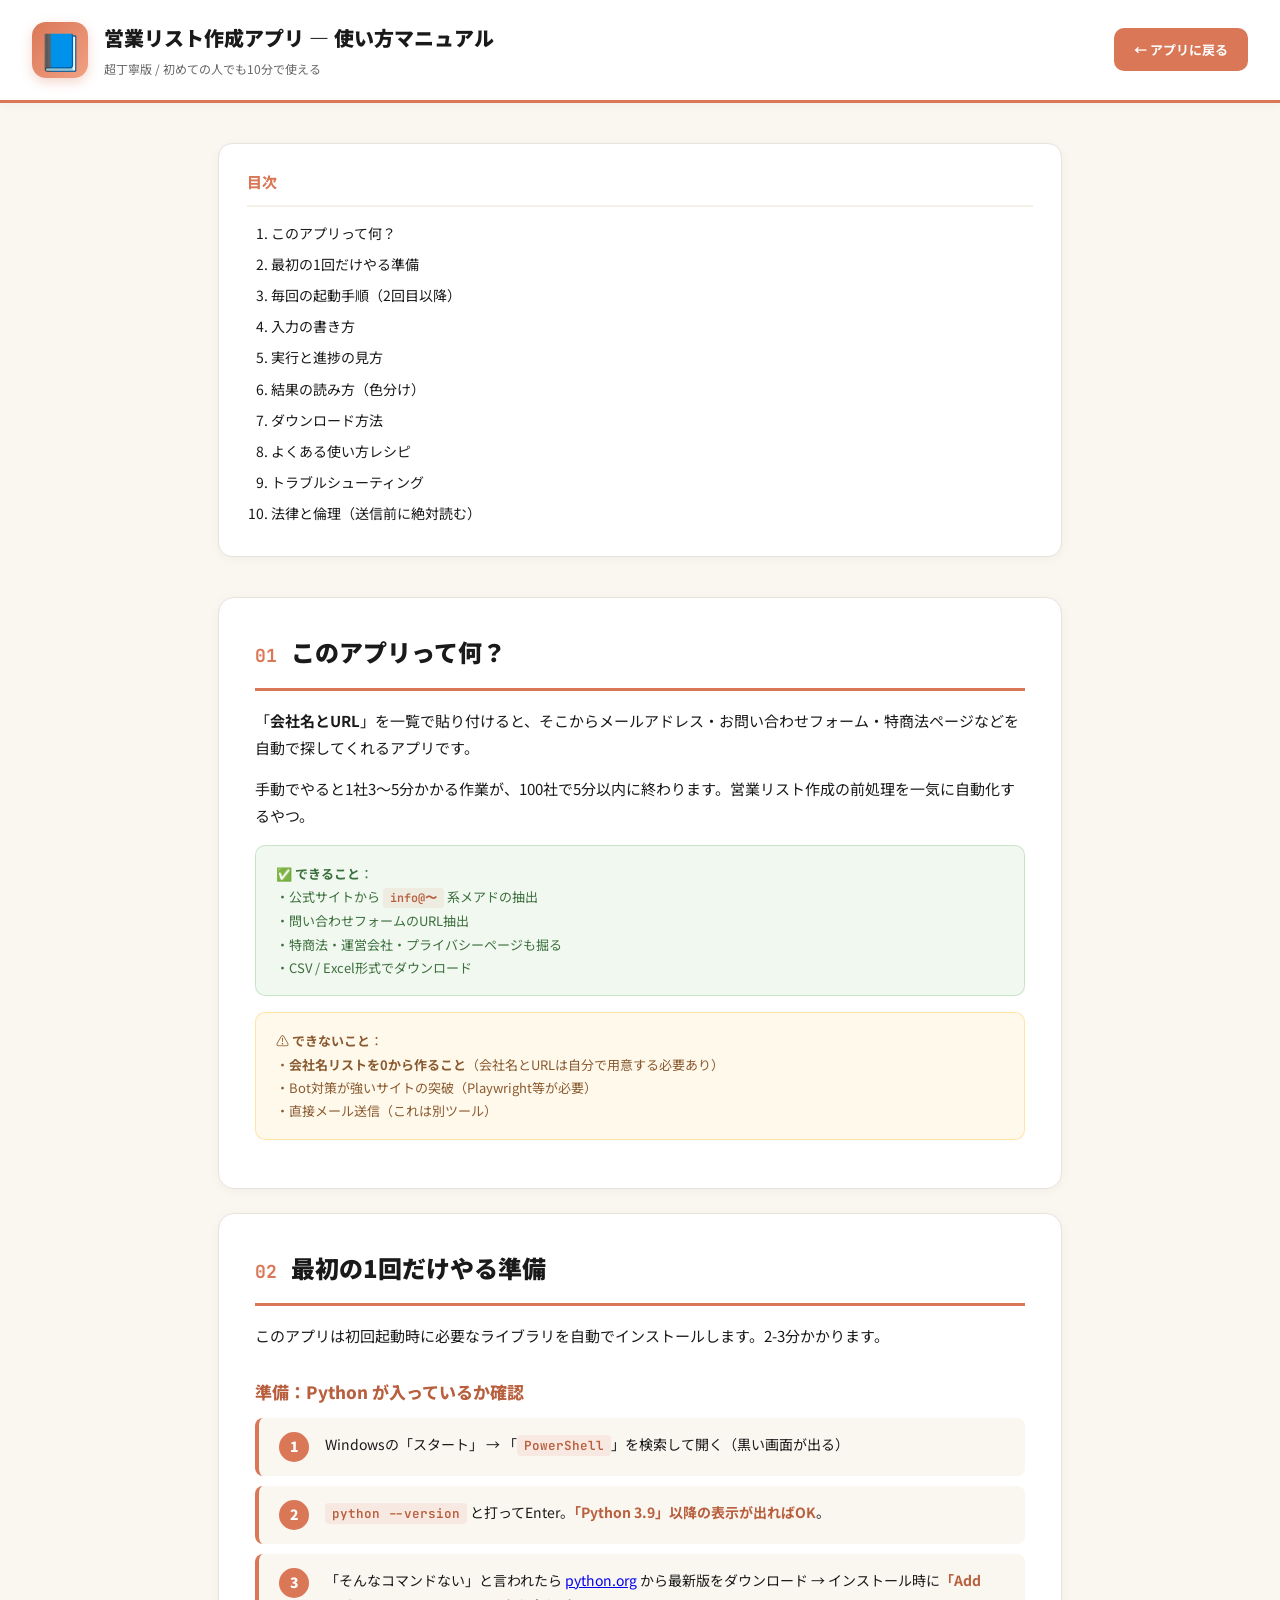
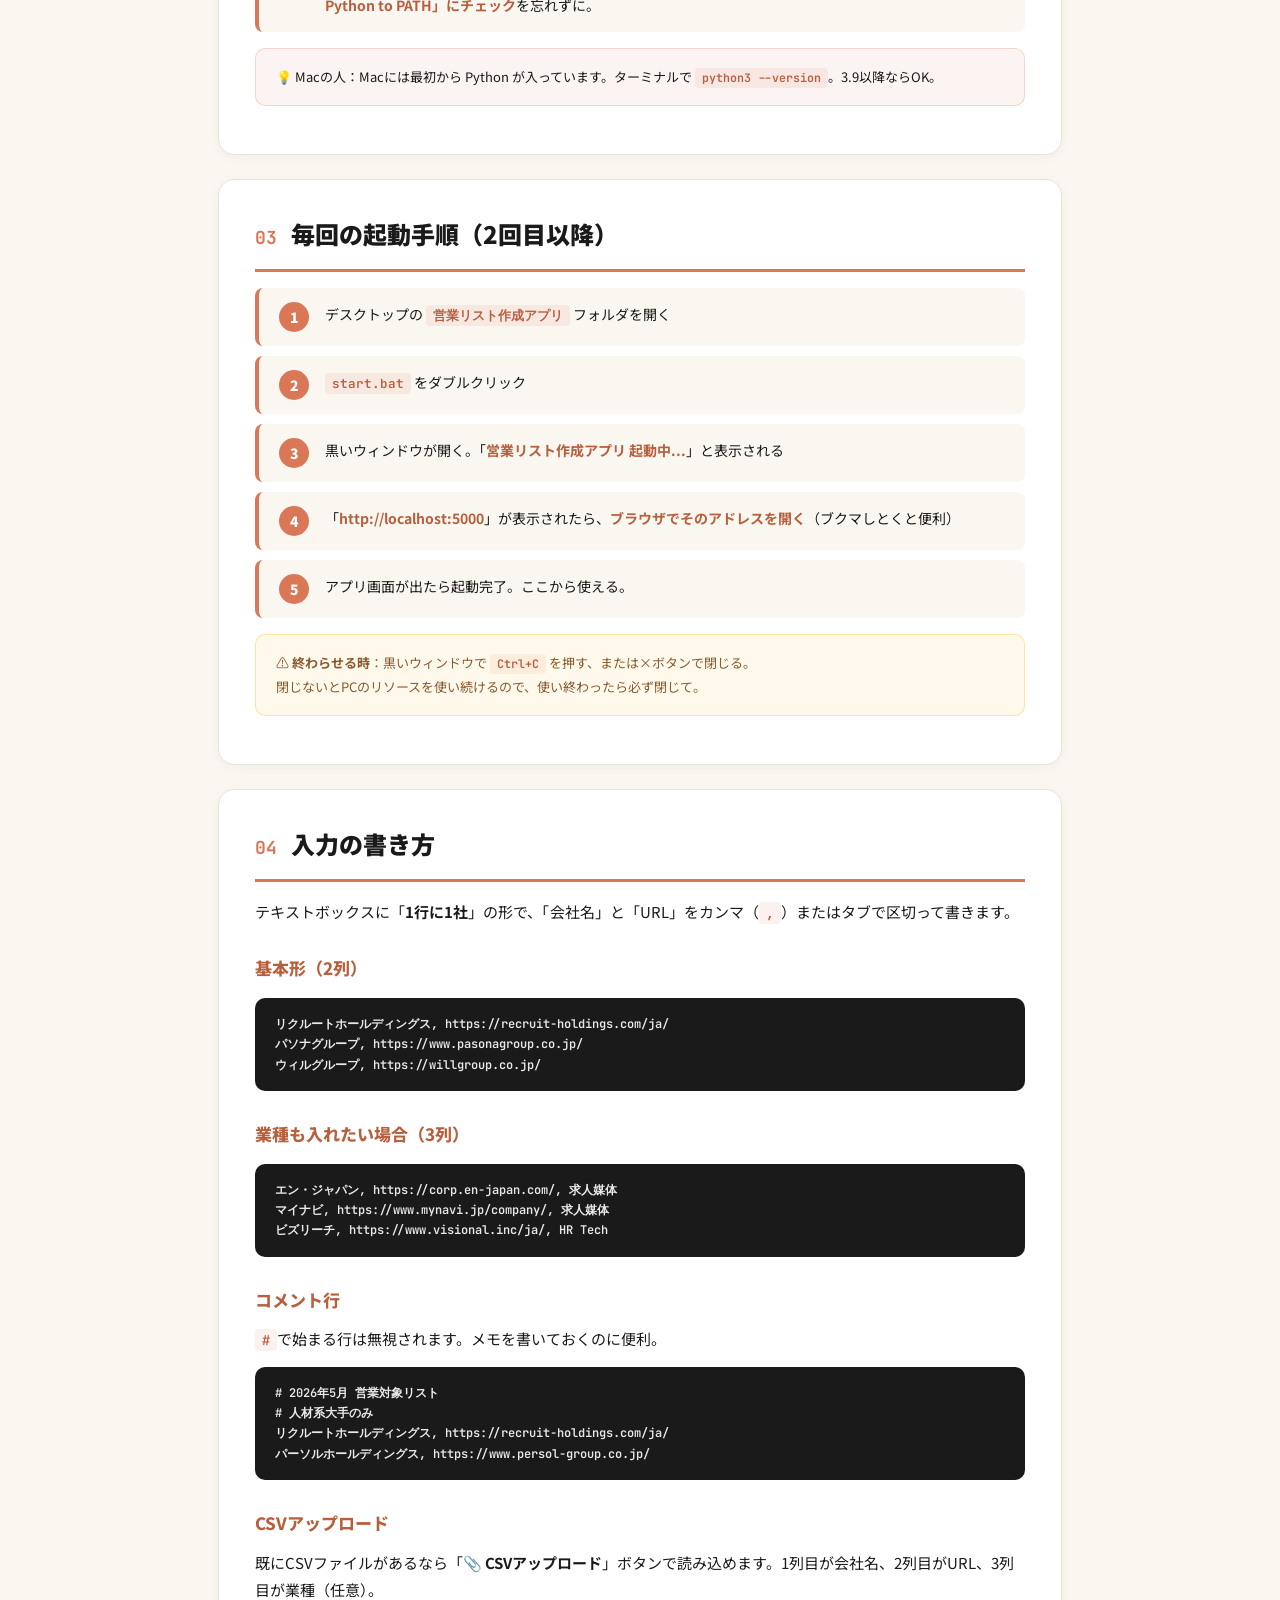
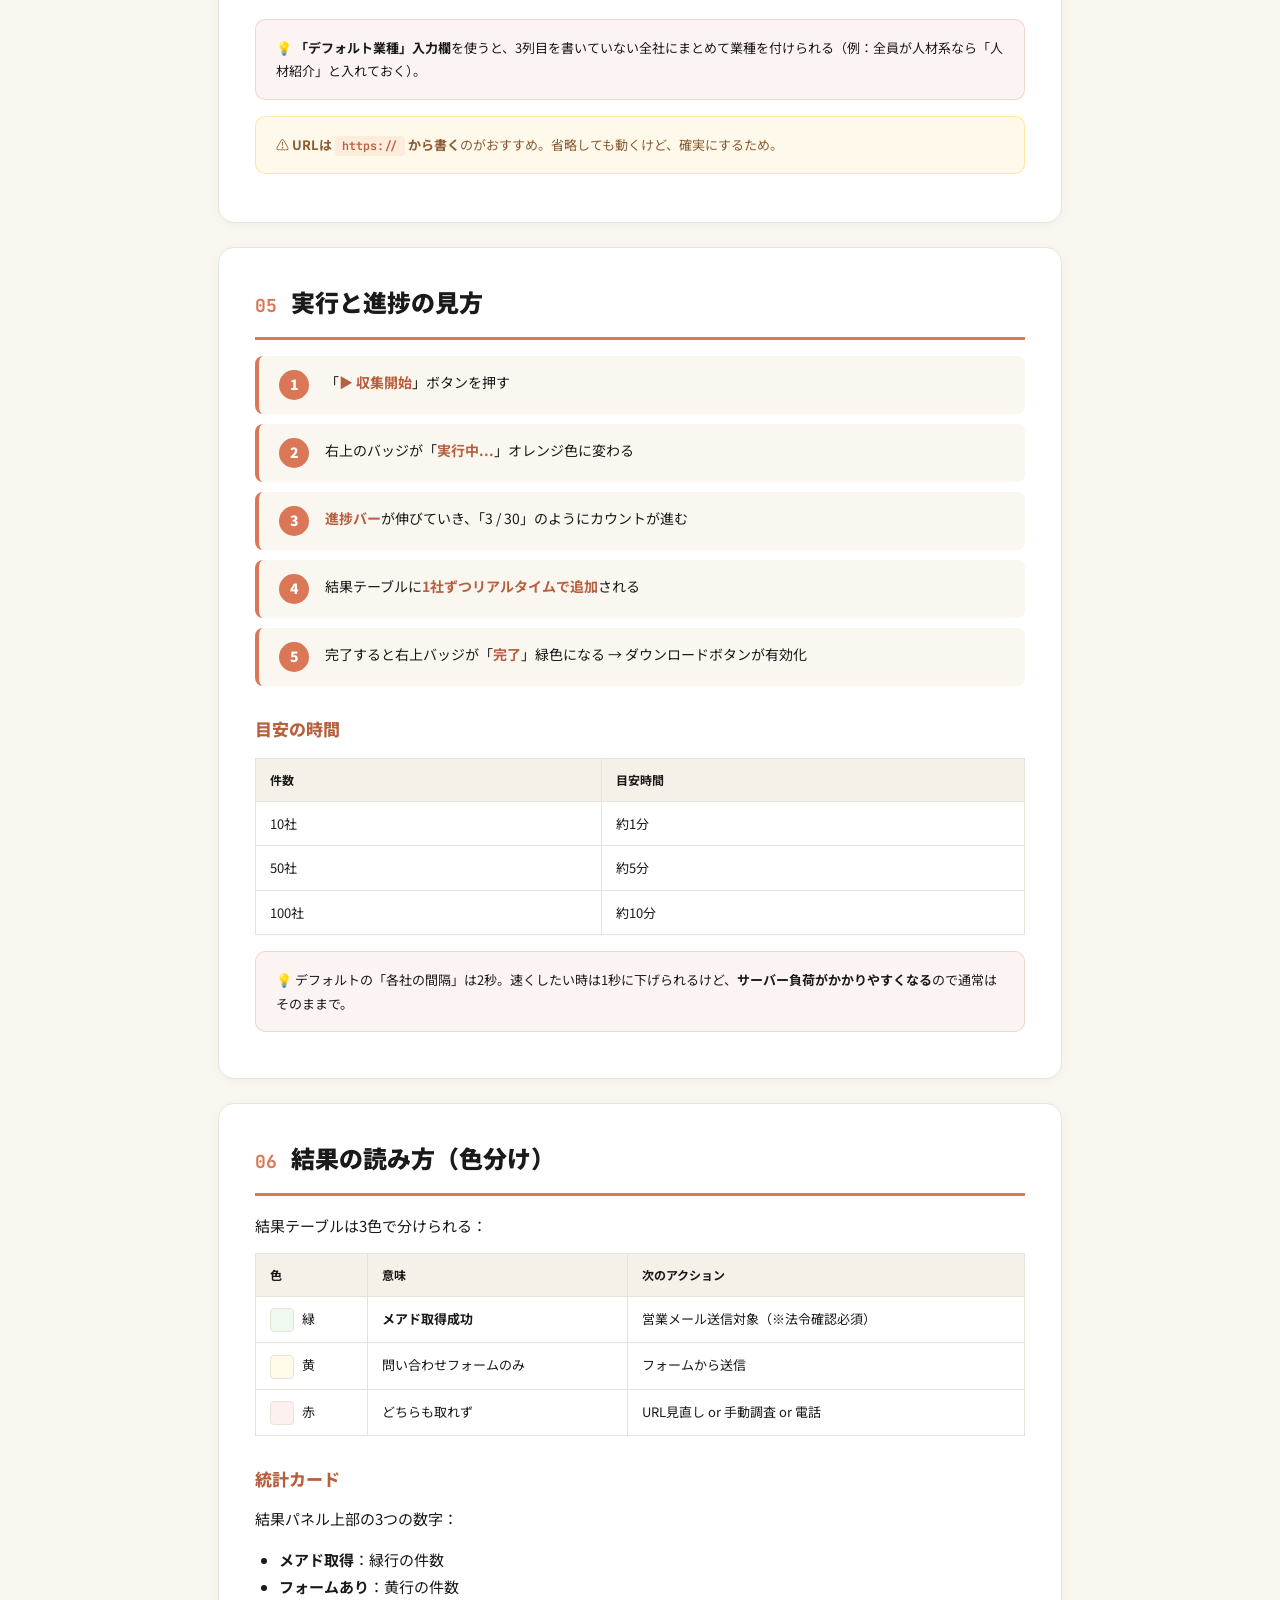
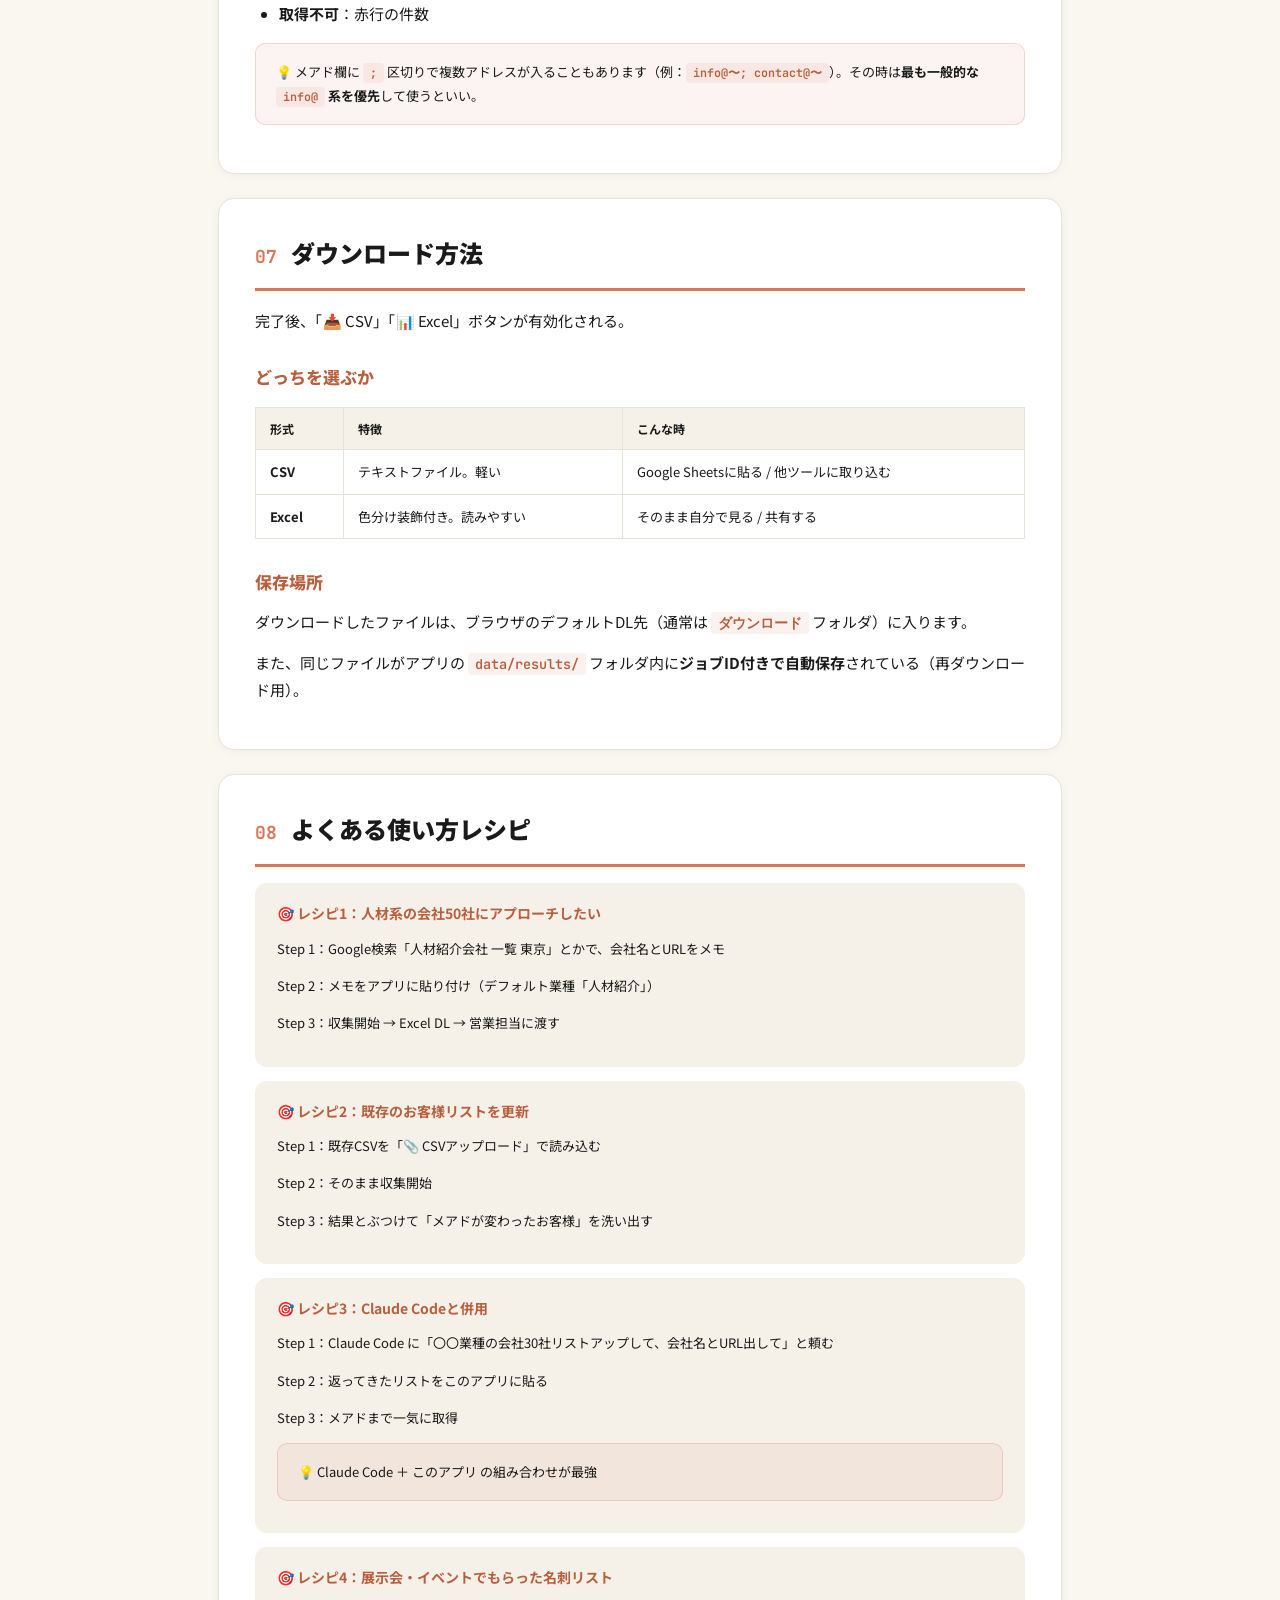
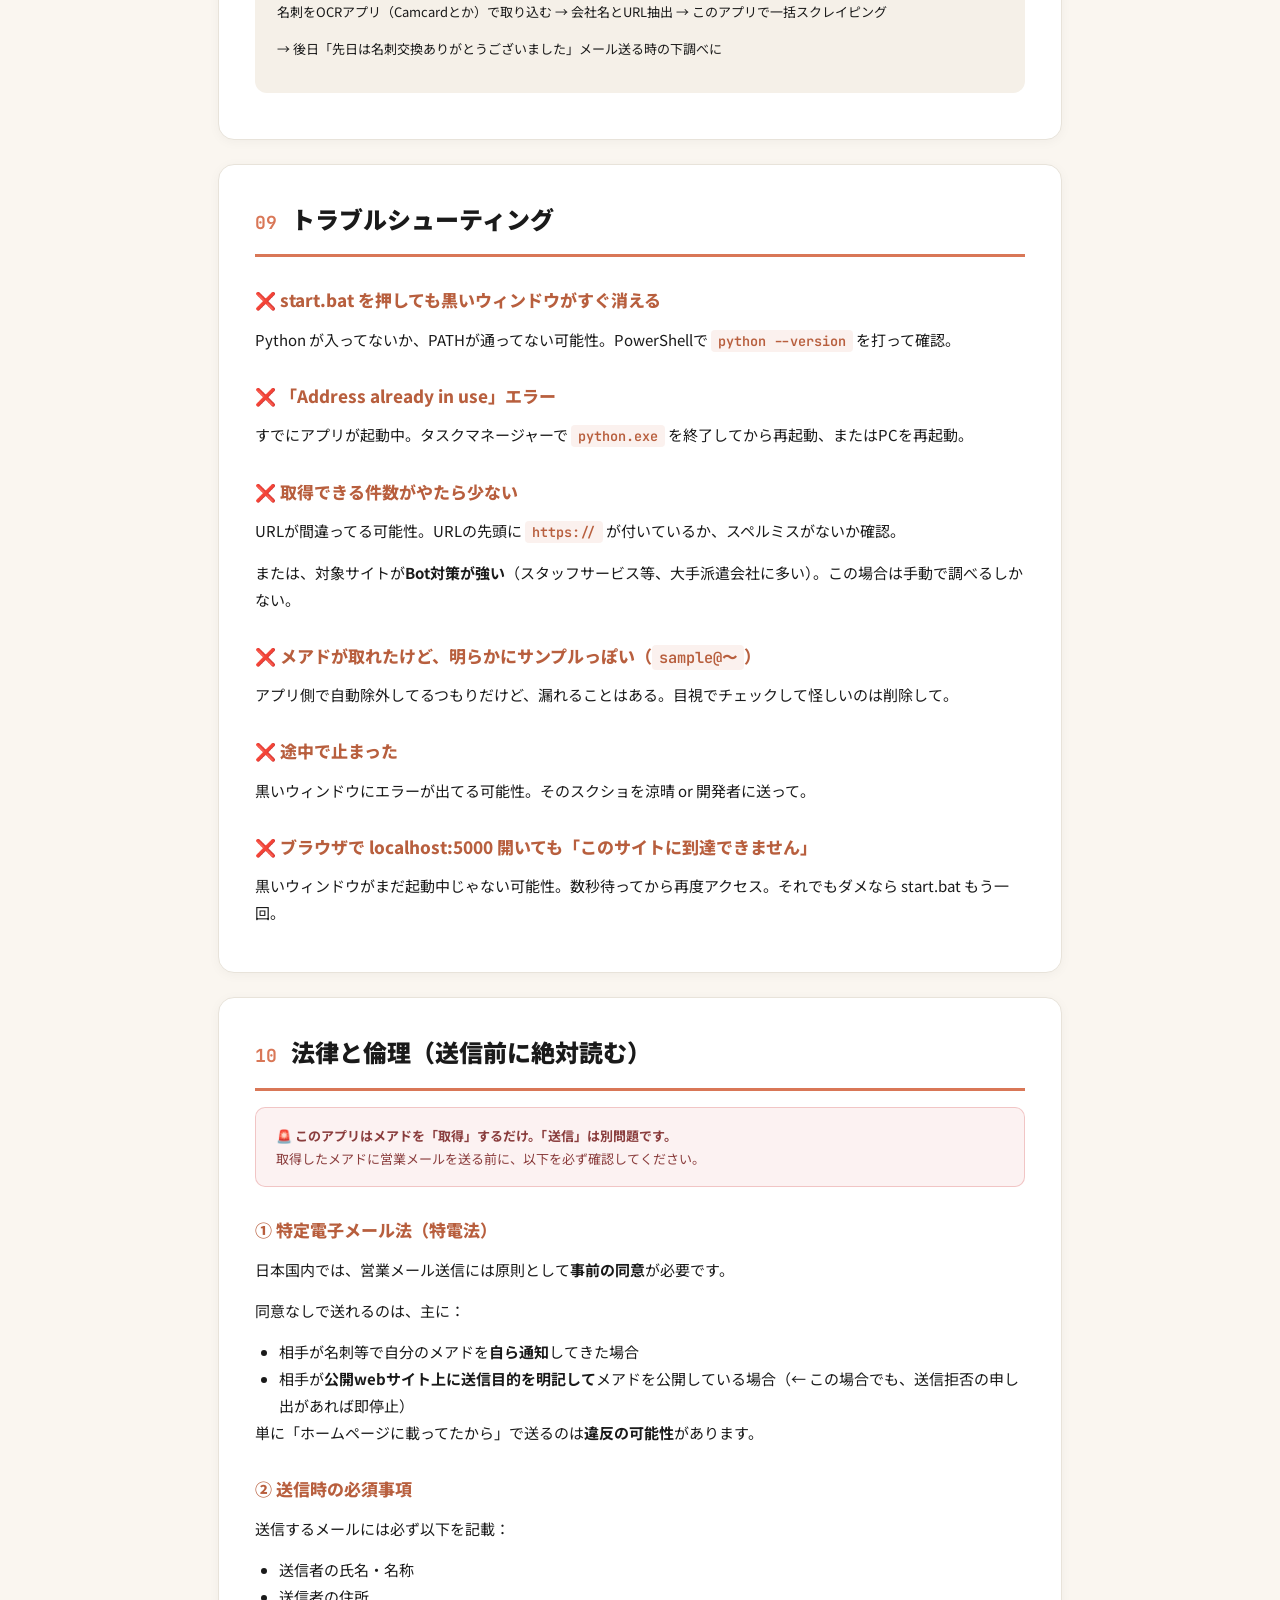
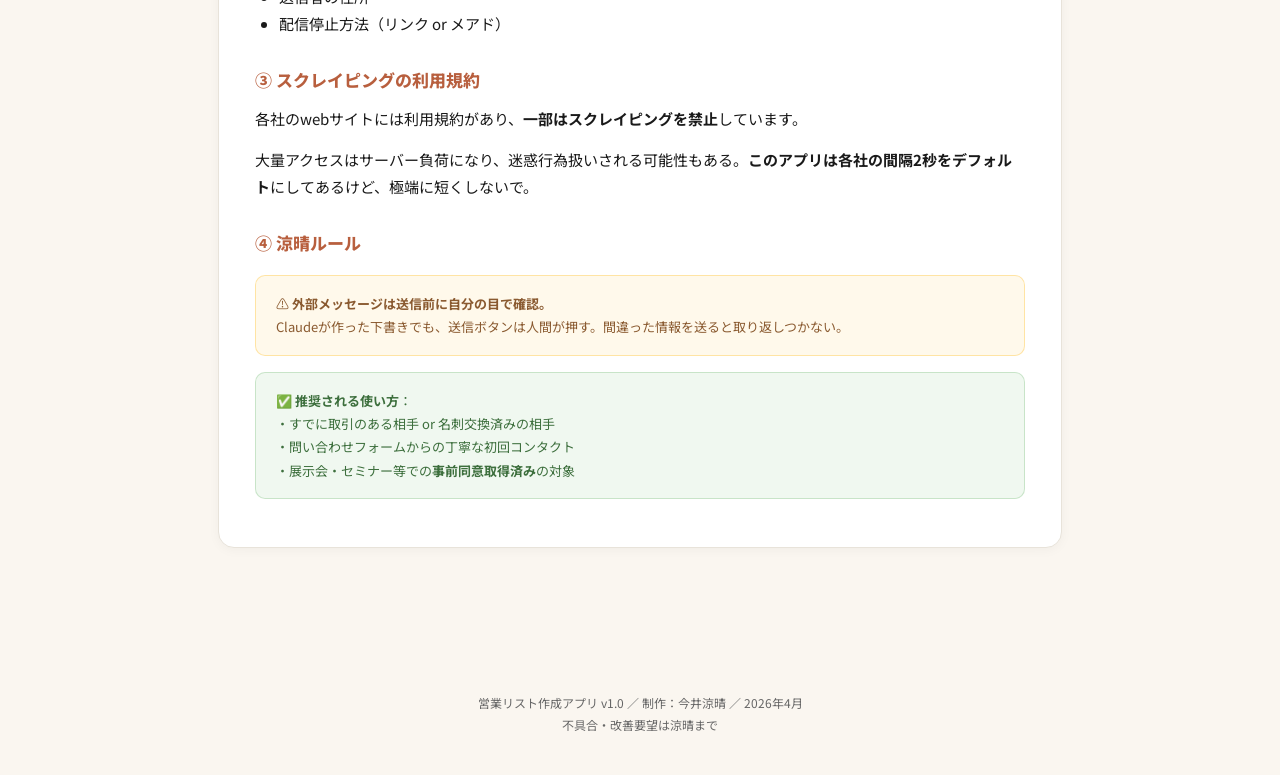
<file: manual.html>
<!DOCTYPE html>
<html lang="ja">
<head>
<meta charset="UTF-8">
<meta name="viewport" content="width=device-width, initial-scale=1.0">
<title>営業リスト作成アプリ ― 使い方マニュアル</title>
<link href="https://fonts.googleapis.com/css2?family=Noto+Sans+JP:wght@400;500;700;900&family=JetBrains+Mono:wght@400;600&display=swap" rel="stylesheet">
<style>
  :root {
    --orange: #D97757;
    --orange-dark: #b85f3e;
    --orange-light: #F2A183;
    --cream: #F5F0E8;
    --ink: #1A1A1A;
    --gray: #666;
    --light: #FAF6F0;
    --border: #E8E3DA;
    --green: #6BB76B;
    --yellow: #E8B84E;
    --red: #D65C5C;
  }
  * { box-sizing: border-box; margin: 0; padding: 0; }
  html, body {
    font-family: 'Noto Sans JP', system-ui, sans-serif;
    background: var(--light);
    color: var(--ink);
    font-size: 15px;
    line-height: 1.8;
  }
  .topbar {
    background: white;
    border-bottom: 3px solid var(--orange);
    padding: 20px 32px;
    display: flex;
    align-items: center;
    justify-content: space-between;
    box-shadow: 0 2px 10px rgba(0,0,0,0.04);
    position: sticky;
    top: 0;
    z-index: 10;
  }
  .brand { display: flex; align-items: center; gap: 16px; }
  .brand .logo {
    font-size: 36px;
    background: linear-gradient(135deg, var(--orange), var(--orange-light));
    width: 56px; height: 56px;
    border-radius: 14px;
    display: flex; align-items: center; justify-content: center;
    box-shadow: 0 4px 12px rgba(217, 119, 87, 0.3);
  }
  .brand h1 { font-size: 20px; font-weight: 900; margin-bottom: 2px; }
  .brand .tagline { font-size: 12px; color: var(--gray); }
  .nav-back {
    background: var(--orange);
    color: white;
    padding: 10px 20px;
    border-radius: 10px;
    text-decoration: none;
    font-weight: 700;
    font-size: 13px;
  }
  .nav-back:hover { background: var(--orange-dark); }

  .container {
    max-width: 900px;
    margin: 0 auto;
    padding: 40px 28px 80px;
  }

  .toc {
    background: white;
    border-radius: 14px;
    padding: 24px 28px;
    box-shadow: 0 2px 12px rgba(0,0,0,0.04);
    border: 1px solid var(--border);
    margin-bottom: 40px;
  }
  .toc h2 {
    font-size: 15px;
    color: var(--orange);
    font-weight: 800;
    margin-bottom: 14px;
    padding-bottom: 10px;
    border-bottom: 2px solid var(--cream);
  }
  .toc ol {
    padding-left: 24px;
    font-size: 14px;
  }
  .toc li { margin-bottom: 6px; }
  .toc a {
    color: var(--ink);
    text-decoration: none;
    transition: color 0.15s;
  }
  .toc a:hover { color: var(--orange); }

  section.chapter {
    background: white;
    border-radius: 16px;
    padding: 32px 36px;
    margin-bottom: 24px;
    box-shadow: 0 2px 12px rgba(0,0,0,0.04);
    border: 1px solid var(--border);
  }
  section.chapter h2 {
    font-size: 24px;
    font-weight: 900;
    color: var(--ink);
    margin-bottom: 16px;
    padding-bottom: 14px;
    border-bottom: 3px solid var(--orange);
    display: flex;
    align-items: baseline;
    gap: 14px;
  }
  section.chapter h2 .num {
    font-family: 'JetBrains Mono', monospace;
    color: var(--orange);
    font-size: 18px;
    font-weight: 700;
  }
  section.chapter h3 {
    font-size: 17px;
    font-weight: 800;
    margin: 28px 0 10px;
    color: var(--orange-dark);
  }
  section.chapter p { margin-bottom: 14px; }

  .step {
    display: flex;
    gap: 16px;
    background: var(--light);
    border-left: 4px solid var(--orange);
    border-radius: 8px;
    padding: 14px 20px;
    margin-bottom: 10px;
  }
  .step-num {
    background: var(--orange);
    color: white;
    width: 30px; height: 30px;
    border-radius: 50%;
    display: flex; align-items: center; justify-content: center;
    font-weight: 900;
    font-size: 14px;
    flex-shrink: 0;
  }
  .step-body { flex: 1; font-size: 14px; }
  .step-body strong { color: var(--orange-dark); }

  .tip {
    background: rgba(217, 119, 87, 0.08);
    border: 1px solid rgba(217, 119, 87, 0.25);
    border-radius: 10px;
    padding: 16px 20px;
    margin: 16px 0;
    font-size: 13px;
    line-height: 1.8;
  }
  .tip::before { content: "💡 "; }
  .warn {
    background: rgba(255, 180, 0, 0.08);
    border: 1px solid rgba(255, 180, 0, 0.3);
    border-radius: 10px;
    padding: 16px 20px;
    margin: 16px 0;
    font-size: 13px;
    color: #8a5a30;
  }
  .warn::before { content: "⚠️ "; }
  .ok {
    background: rgba(107, 183, 107, 0.1);
    border: 1px solid rgba(107, 183, 107, 0.3);
    border-radius: 10px;
    padding: 16px 20px;
    margin: 16px 0;
    font-size: 13px;
    color: #3d6f3d;
  }
  .ok::before { content: "✅ "; }
  .danger {
    background: rgba(214, 92, 92, 0.08);
    border: 1px solid rgba(214, 92, 92, 0.3);
    border-radius: 10px;
    padding: 16px 20px;
    margin: 16px 0;
    font-size: 13px;
    color: #8a3d3d;
  }
  .danger::before { content: "🚨 "; }

  code {
    font-family: 'JetBrains Mono', monospace;
    background: rgba(217, 119, 87, 0.1);
    color: var(--orange-dark);
    padding: 2px 7px;
    border-radius: 4px;
    font-size: 0.9em;
    font-weight: 600;
  }
  pre {
    background: #1a1a1a;
    color: #e8e8e8;
    padding: 16px 20px;
    border-radius: 10px;
    font-family: 'JetBrains Mono', monospace;
    font-size: 12px;
    line-height: 1.7;
    overflow-x: auto;
    margin: 14px 0;
  }
  pre code { background: none; color: inherit; padding: 0; font-size: inherit; }

  table {
    width: 100%;
    border-collapse: collapse;
    margin: 14px 0;
    font-size: 13px;
  }
  th, td {
    border: 1px solid var(--border);
    padding: 10px 14px;
    text-align: left;
    vertical-align: top;
  }
  th {
    background: var(--cream);
    font-weight: 700;
    font-size: 12px;
  }

  .color-example {
    display: inline-block;
    width: 24px; height: 24px;
    border-radius: 4px;
    margin-right: 8px;
    vertical-align: middle;
    border: 1px solid var(--border);
  }
  .recipe {
    background: var(--cream);
    border-radius: 12px;
    padding: 18px 22px;
    margin-bottom: 14px;
  }
  .recipe h4 {
    font-size: 14px;
    color: var(--orange-dark);
    margin-bottom: 10px;
  }
  .recipe p { margin-bottom: 10px; font-size: 13px; }

  footer {
    text-align: center;
    padding: 40px 24px;
    font-size: 12px;
    color: var(--gray);
  }

  @media print {
    .topbar, .nav-back { display: none; }
    body { background: white; }
    .container { padding: 20px; }
    section.chapter { box-shadow: none; border: none; page-break-inside: avoid; }
  }
</style>
</head>
<body>

<header class="topbar">
  <div class="brand">
    <div class="logo">📘</div>
    <div>
      <h1>営業リスト作成アプリ ― 使い方マニュアル</h1>
      <p class="tagline">超丁寧版 / 初めての人でも10分で使える</p>
    </div>
  </div>
  <a href="/" class="nav-back">← アプリに戻る</a>
</header>

<div class="container">

<div class="toc">
  <h2>目次</h2>
  <ol>
    <li><a href="#ch1">このアプリって何？</a></li>
    <li><a href="#ch2">最初の1回だけやる準備</a></li>
    <li><a href="#ch3">毎回の起動手順（2回目以降）</a></li>
    <li><a href="#ch4">入力の書き方</a></li>
    <li><a href="#ch5">実行と進捗の見方</a></li>
    <li><a href="#ch6">結果の読み方（色分け）</a></li>
    <li><a href="#ch7">ダウンロード方法</a></li>
    <li><a href="#ch8">よくある使い方レシピ</a></li>
    <li><a href="#ch9">トラブルシューティング</a></li>
    <li><a href="#ch10">法律と倫理（送信前に絶対読む）</a></li>
  </ol>
</div>

<section class="chapter" id="ch1">
  <h2><span class="num">01</span>このアプリって何？</h2>
  <p>「<strong>会社名とURL</strong>」を一覧で貼り付けると、そこからメールアドレス・お問い合わせフォーム・特商法ページなどを自動で探してくれるアプリです。</p>
  <p>手動でやると1社3〜5分かかる作業が、100社で5分以内に終わります。営業リスト作成の前処理を一気に自動化するやつ。</p>
  <div class="ok">
    <strong>できること</strong>：<br>
    ・公式サイトから <code>info@〜</code> 系メアドの抽出<br>
    ・問い合わせフォームのURL抽出<br>
    ・特商法・運営会社・プライバシーページも掘る<br>
    ・CSV / Excel形式でダウンロード
  </div>
  <div class="warn">
    <strong>できないこと</strong>：<br>
    ・<strong>会社名リストを0から作ること</strong>（会社名とURLは自分で用意する必要あり）<br>
    ・Bot対策が強いサイトの突破（Playwright等が必要）<br>
    ・直接メール送信（これは別ツール）
  </div>
</section>

<section class="chapter" id="ch2">
  <h2><span class="num">02</span>最初の1回だけやる準備</h2>
  <p>このアプリは初回起動時に必要なライブラリを自動でインストールします。2-3分かかります。</p>

  <h3>準備：Python が入っているか確認</h3>
  <div class="step">
    <div class="step-num">1</div>
    <div class="step-body">
      Windowsの「スタート」 → 「<code>PowerShell</code>」を検索して開く（黒い画面が出る）
    </div>
  </div>
  <div class="step">
    <div class="step-num">2</div>
    <div class="step-body">
      <code>python --version</code> と打ってEnter。<strong>「Python 3.9」以降の表示が出ればOK</strong>。
    </div>
  </div>
  <div class="step">
    <div class="step-num">3</div>
    <div class="step-body">
      「そんなコマンドない」と言われたら <a href="https://www.python.org/downloads/" target="_blank">python.org</a> から最新版をダウンロード → インストール時に<strong>「Add Python to PATH」にチェック</strong>を忘れずに。
    </div>
  </div>

  <div class="tip">
    Macの人：Macには最初から Python が入っています。ターミナルで <code>python3 --version</code>。3.9以降ならOK。
  </div>
</section>

<section class="chapter" id="ch3">
  <h2><span class="num">03</span>毎回の起動手順（2回目以降）</h2>

  <div class="step">
    <div class="step-num">1</div>
    <div class="step-body">
      デスクトップの <code>営業リスト作成アプリ</code> フォルダを開く
    </div>
  </div>
  <div class="step">
    <div class="step-num">2</div>
    <div class="step-body">
      <strong><code>start.bat</code></strong> をダブルクリック
    </div>
  </div>
  <div class="step">
    <div class="step-num">3</div>
    <div class="step-body">
      黒いウィンドウが開く。「<strong>営業リスト作成アプリ 起動中...</strong>」と表示される
    </div>
  </div>
  <div class="step">
    <div class="step-num">4</div>
    <div class="step-body">
      「<strong>http://localhost:5000</strong>」が表示されたら、<strong>ブラウザでそのアドレスを開く</strong>（ブクマしとくと便利）
    </div>
  </div>
  <div class="step">
    <div class="step-num">5</div>
    <div class="step-body">
      アプリ画面が出たら起動完了。ここから使える。
    </div>
  </div>

  <div class="warn">
    <strong>終わらせる時</strong>：黒いウィンドウで <code>Ctrl+C</code> を押す、または×ボタンで閉じる。<br>
    閉じないとPCのリソースを使い続けるので、使い終わったら必ず閉じて。
  </div>
</section>

<section class="chapter" id="ch4">
  <h2><span class="num">04</span>入力の書き方</h2>
  <p>テキストボックスに「<strong>1行に1社</strong>」の形で、「会社名」と「URL」をカンマ（<code>,</code>）またはタブで区切って書きます。</p>

  <h3>基本形（2列）</h3>
  <pre><code>リクルートホールディングス, https://recruit-holdings.com/ja/
パソナグループ, https://www.pasonagroup.co.jp/
ウィルグループ, https://willgroup.co.jp/</code></pre>

  <h3>業種も入れたい場合（3列）</h3>
  <pre><code>エン・ジャパン, https://corp.en-japan.com/, 求人媒体
マイナビ, https://www.mynavi.jp/company/, 求人媒体
ビズリーチ, https://www.visional.inc/ja/, HR Tech</code></pre>

  <h3>コメント行</h3>
  <p><code>#</code>で始まる行は無視されます。メモを書いておくのに便利。</p>
  <pre><code># 2026年5月 営業対象リスト
# 人材系大手のみ
リクルートホールディングス, https://recruit-holdings.com/ja/
パーソルホールディングス, https://www.persol-group.co.jp/</code></pre>

  <h3>CSVアップロード</h3>
  <p>既にCSVファイルがあるなら「<strong>📎 CSVアップロード</strong>」ボタンで読み込めます。1列目が会社名、2列目がURL、3列目が業種（任意）。</p>

  <div class="tip">
    <strong>「デフォルト業種」入力欄</strong>を使うと、3列目を書いていない全社にまとめて業種を付けられる（例：全員が人材系なら「人材紹介」と入れておく）。
  </div>

  <div class="warn">
    <strong>URLは <code>https://</code> から書く</strong>のがおすすめ。省略しても動くけど、確実にするため。
  </div>
</section>

<section class="chapter" id="ch5">
  <h2><span class="num">05</span>実行と進捗の見方</h2>

  <div class="step">
    <div class="step-num">1</div>
    <div class="step-body">
      「<strong>▶ 収集開始</strong>」ボタンを押す
    </div>
  </div>
  <div class="step">
    <div class="step-num">2</div>
    <div class="step-body">
      右上のバッジが「<strong>実行中...</strong>」オレンジ色に変わる
    </div>
  </div>
  <div class="step">
    <div class="step-num">3</div>
    <div class="step-body">
      <strong>進捗バー</strong>が伸びていき、「3 / 30」のようにカウントが進む
    </div>
  </div>
  <div class="step">
    <div class="step-num">4</div>
    <div class="step-body">
      結果テーブルに<strong>1社ずつリアルタイムで追加</strong>される
    </div>
  </div>
  <div class="step">
    <div class="step-num">5</div>
    <div class="step-body">
      完了すると右上バッジが「<strong>完了</strong>」緑色になる → ダウンロードボタンが有効化
    </div>
  </div>

  <h3>目安の時間</h3>
  <table>
    <tr><th>件数</th><th>目安時間</th></tr>
    <tr><td>10社</td><td>約1分</td></tr>
    <tr><td>50社</td><td>約5分</td></tr>
    <tr><td>100社</td><td>約10分</td></tr>
  </table>
  <p class="tip">デフォルトの「各社の間隔」は2秒。速くしたい時は1秒に下げられるけど、<strong>サーバー負荷がかかりやすくなる</strong>ので通常はそのままで。</p>
</section>

<section class="chapter" id="ch6">
  <h2><span class="num">06</span>結果の読み方（色分け）</h2>
  <p>結果テーブルは3色で分けられる：</p>
  <table>
    <tr>
      <th>色</th><th>意味</th><th>次のアクション</th>
    </tr>
    <tr>
      <td><span class="color-example" style="background:#F0F9F0"></span>緑</td>
      <td><strong>メアド取得成功</strong></td>
      <td>営業メール送信対象（※法令確認必須）</td>
    </tr>
    <tr>
      <td><span class="color-example" style="background:#FFFBE8"></span>黄</td>
      <td>問い合わせフォームのみ</td>
      <td>フォームから送信</td>
    </tr>
    <tr>
      <td><span class="color-example" style="background:#FDF0F0"></span>赤</td>
      <td>どちらも取れず</td>
      <td>URL見直し or 手動調査 or 電話</td>
    </tr>
  </table>

  <h3>統計カード</h3>
  <p>結果パネル上部の3つの数字：</p>
  <ul style="padding-left: 24px;">
    <li><strong>メアド取得</strong>：緑行の件数</li>
    <li><strong>フォームあり</strong>：黄行の件数</li>
    <li><strong>取得不可</strong>：赤行の件数</li>
  </ul>

  <div class="tip">
    メアド欄に <code>;</code> 区切りで複数アドレスが入ることもあります（例：<code>info@〜; contact@〜</code>）。その時は<strong>最も一般的な</strong> <code>info@</code> <strong>系を優先</strong>して使うといい。
  </div>
</section>

<section class="chapter" id="ch7">
  <h2><span class="num">07</span>ダウンロード方法</h2>
  <p>完了後、「📥 CSV」「📊 Excel」ボタンが有効化される。</p>

  <h3>どっちを選ぶか</h3>
  <table>
    <tr><th>形式</th><th>特徴</th><th>こんな時</th></tr>
    <tr>
      <td><strong>CSV</strong></td>
      <td>テキストファイル。軽い</td>
      <td>Google Sheetsに貼る / 他ツールに取り込む</td>
    </tr>
    <tr>
      <td><strong>Excel</strong></td>
      <td>色分け装飾付き。読みやすい</td>
      <td>そのまま自分で見る / 共有する</td>
    </tr>
  </table>

  <h3>保存場所</h3>
  <p>ダウンロードしたファイルは、ブラウザのデフォルトDL先（通常は <code>ダウンロード</code> フォルダ）に入ります。</p>
  <p>また、同じファイルがアプリの <code>data/results/</code> フォルダ内に<strong>ジョブID付きで自動保存</strong>されている（再ダウンロード用）。</p>
</section>

<section class="chapter" id="ch8">
  <h2><span class="num">08</span>よくある使い方レシピ</h2>

  <div class="recipe">
    <h4>🎯 レシピ1：人材系の会社50社にアプローチしたい</h4>
    <p>Step 1：Google検索「人材紹介会社 一覧 東京」とかで、会社名とURLをメモ</p>
    <p>Step 2：メモをアプリに貼り付け（デフォルト業種「人材紹介」）</p>
    <p>Step 3：収集開始 → Excel DL → 営業担当に渡す</p>
  </div>

  <div class="recipe">
    <h4>🎯 レシピ2：既存のお客様リストを更新</h4>
    <p>Step 1：既存CSVを「📎 CSVアップロード」で読み込む</p>
    <p>Step 2：そのまま収集開始</p>
    <p>Step 3：結果とぶつけて「メアドが変わったお客様」を洗い出す</p>
  </div>

  <div class="recipe">
    <h4>🎯 レシピ3：Claude Codeと併用</h4>
    <p>Step 1：Claude Code に「〇〇業種の会社30社リストアップして、会社名とURL出して」と頼む</p>
    <p>Step 2：返ってきたリストをこのアプリに貼る</p>
    <p>Step 3：メアドまで一気に取得</p>
    <p class="tip" style="margin-top: 10px;">Claude Code ＋ このアプリ の組み合わせが最強</p>
  </div>

  <div class="recipe">
    <h4>🎯 レシピ4：展示会・イベントでもらった名刺リスト</h4>
    <p>名刺をOCRアプリ（Camcardとか）で取り込む → 会社名とURL抽出 → このアプリで一括スクレイピング</p>
    <p>→ 後日「先日は名刺交換ありがとうございました」メール送る時の下調べに</p>
  </div>
</section>

<section class="chapter" id="ch9">
  <h2><span class="num">09</span>トラブルシューティング</h2>

  <h3>❌ start.bat を押しても黒いウィンドウがすぐ消える</h3>
  <p>Python が入ってないか、PATHが通ってない可能性。PowerShellで <code>python --version</code> を打って確認。</p>

  <h3>❌ 「Address already in use」エラー</h3>
  <p>すでにアプリが起動中。タスクマネージャーで <code>python.exe</code> を終了してから再起動、またはPCを再起動。</p>

  <h3>❌ 取得できる件数がやたら少ない</h3>
  <p>URLが間違ってる可能性。URLの先頭に <code>https://</code> が付いているか、スペルミスがないか確認。</p>
  <p>または、対象サイトが<strong>Bot対策が強い</strong>（スタッフサービス等、大手派遣会社に多い）。この場合は手動で調べるしかない。</p>

  <h3>❌ メアドが取れたけど、明らかにサンプルっぽい（<code>sample@〜</code>）</h3>
  <p>アプリ側で自動除外してるつもりだけど、漏れることはある。目視でチェックして怪しいのは削除して。</p>

  <h3>❌ 途中で止まった</h3>
  <p>黒いウィンドウにエラーが出てる可能性。そのスクショを涼晴 or 開発者に送って。</p>

  <h3>❌ ブラウザで localhost:5000 開いても「このサイトに到達できません」</h3>
  <p>黒いウィンドウがまだ起動中じゃない可能性。数秒待ってから再度アクセス。それでもダメなら start.bat もう一回。</p>
</section>

<section class="chapter" id="ch10">
  <h2><span class="num">10</span>法律と倫理（送信前に絶対読む）</h2>
  <div class="danger">
    <strong>このアプリはメアドを「取得」するだけ。「送信」は別問題です。</strong><br>
    取得したメアドに営業メールを送る前に、以下を必ず確認してください。
  </div>

  <h3>① 特定電子メール法（特電法）</h3>
  <p>日本国内では、営業メール送信には原則として<strong>事前の同意</strong>が必要です。</p>
  <p>同意なしで送れるのは、主に：</p>
  <ul style="padding-left: 24px;">
    <li>相手が名刺等で自分のメアドを<strong>自ら通知</strong>してきた場合</li>
    <li>相手が<strong>公開webサイト上に送信目的を明記して</strong>メアドを公開している場合（← この場合でも、送信拒否の申し出があれば即停止）</li>
  </ul>
  <p>単に「ホームページに載ってたから」で送るのは<strong>違反の可能性</strong>があります。</p>

  <h3>② 送信時の必須事項</h3>
  <p>送信するメールには必ず以下を記載：</p>
  <ul style="padding-left: 24px;">
    <li>送信者の氏名・名称</li>
    <li>送信者の住所</li>
    <li>配信停止方法（リンク or メアド）</li>
  </ul>

  <h3>③ スクレイピングの利用規約</h3>
  <p>各社のwebサイトには利用規約があり、<strong>一部はスクレイピングを禁止</strong>しています。</p>
  <p>大量アクセスはサーバー負荷になり、迷惑行為扱いされる可能性もある。<strong>このアプリは各社の間隔2秒をデフォルト</strong>にしてあるけど、極端に短くしないで。</p>

  <h3>④ 涼晴ルール</h3>
  <div class="warn">
    <strong>外部メッセージは送信前に自分の目で確認。</strong><br>
    Claudeが作った下書きでも、送信ボタンは人間が押す。間違った情報を送ると取り返しつかない。
  </div>

  <div class="ok">
    <strong>推奨される使い方</strong>：<br>
    ・すでに取引のある相手 or 名刺交換済みの相手<br>
    ・問い合わせフォームからの丁寧な初回コンタクト<br>
    ・展示会・セミナー等での<strong>事前同意取得済み</strong>の対象
  </div>
</section>

</div>

<footer>
  営業リスト作成アプリ v1.0 ／ 制作：今井涼晴 ／ 2026年4月<br>
  不具合・改善要望は涼晴まで
</footer>

</body>
</html>
</file>
